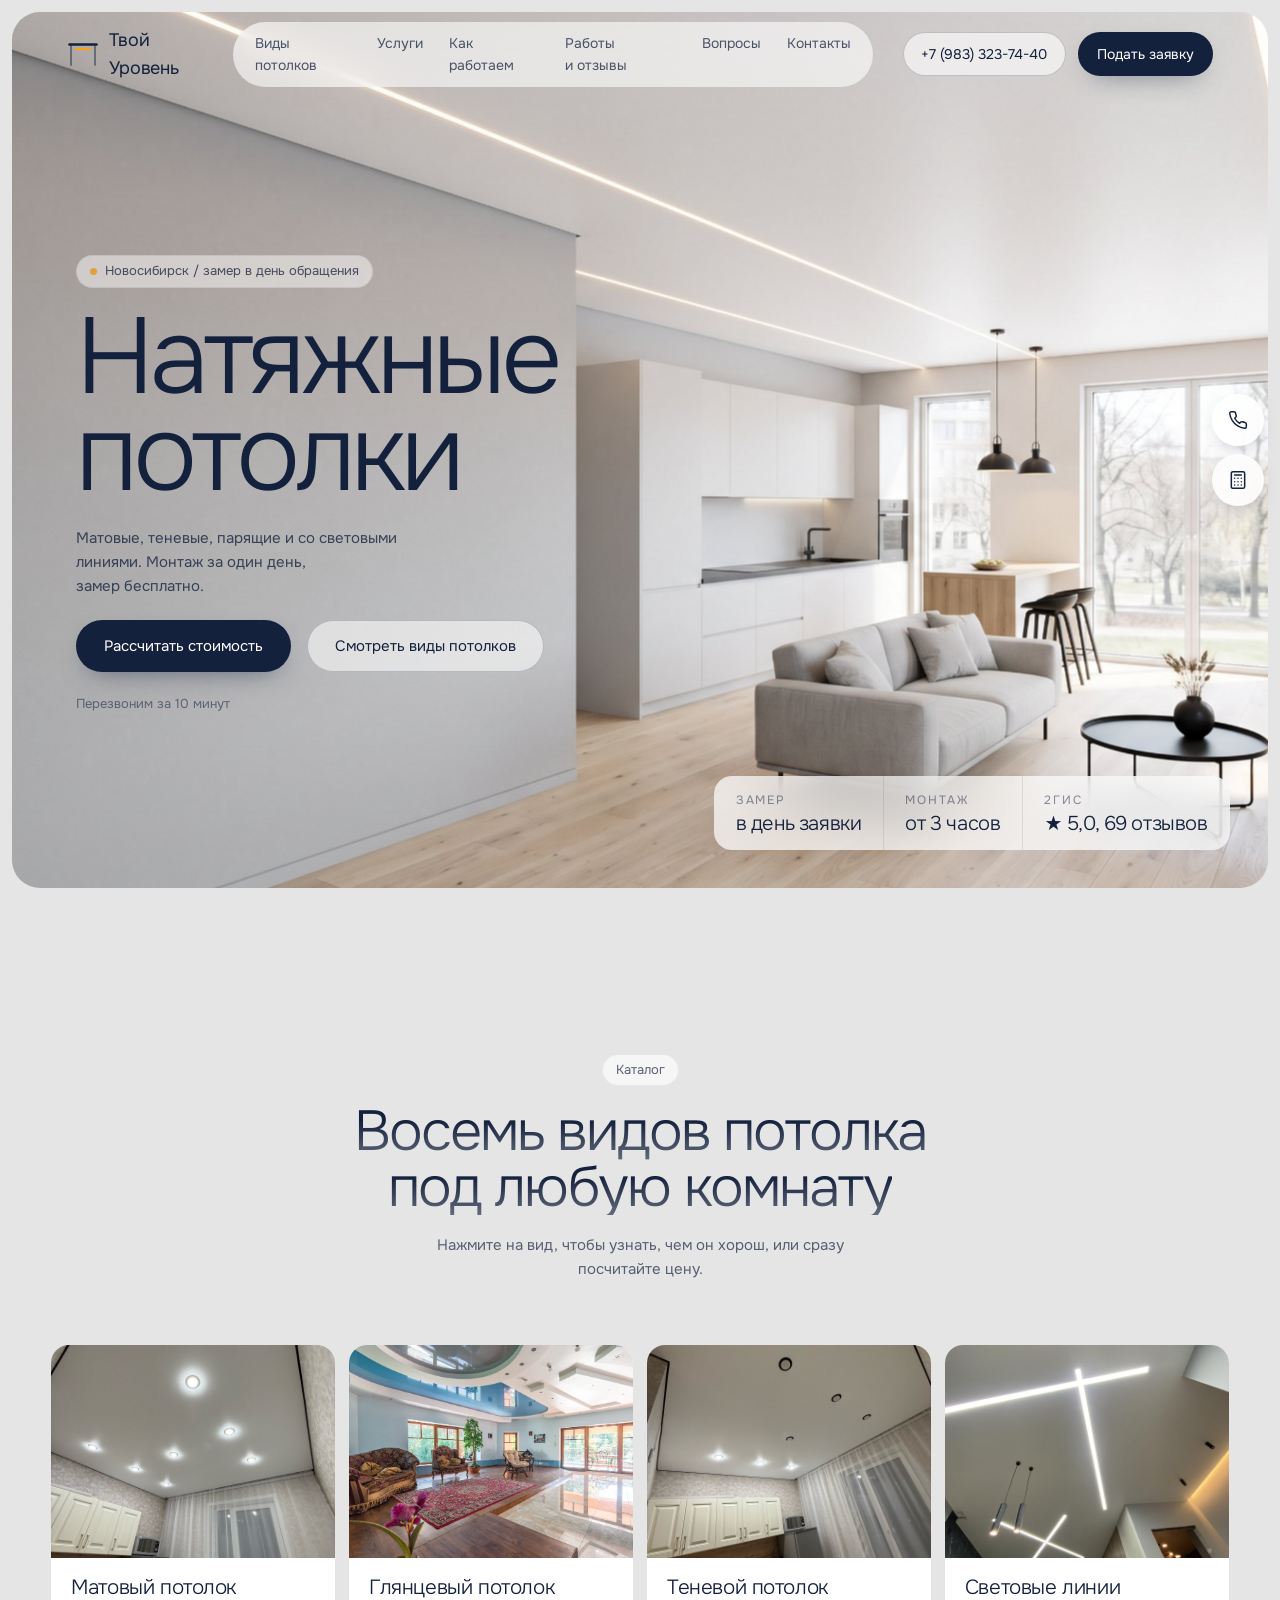
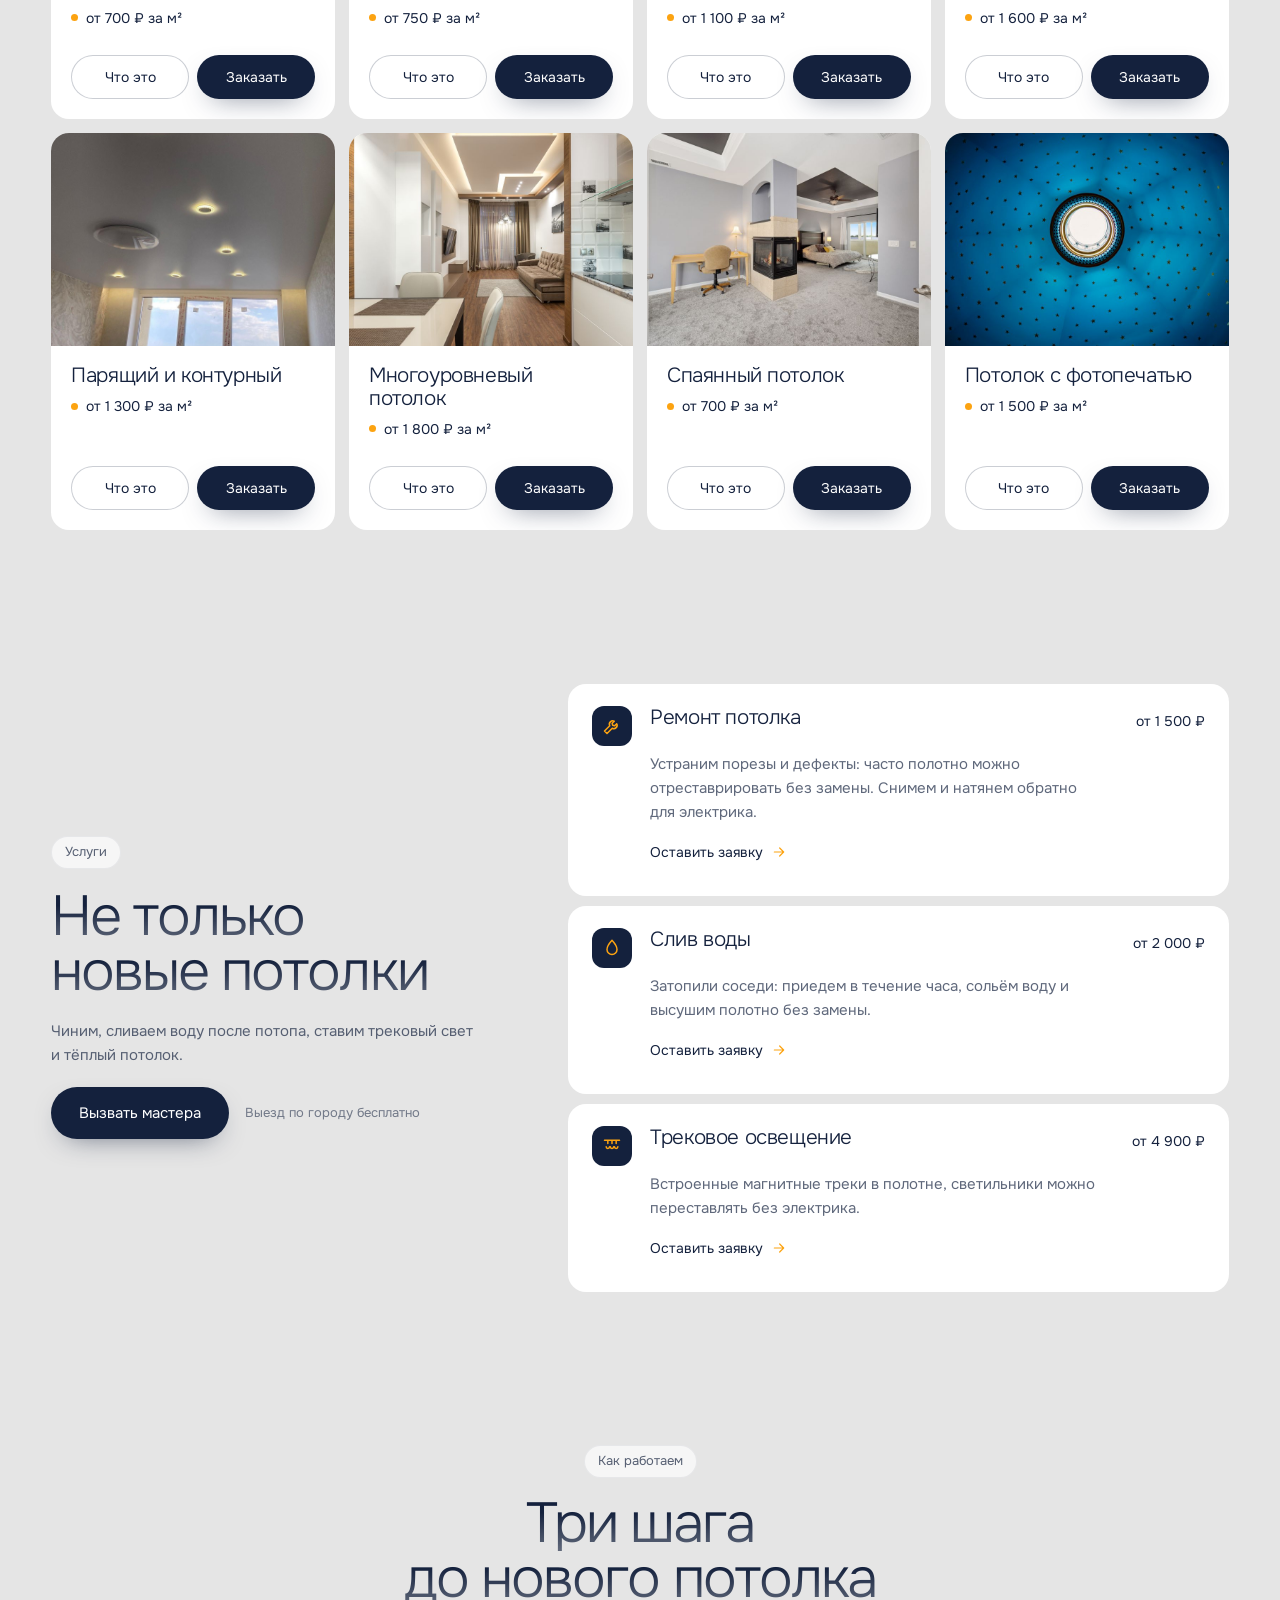
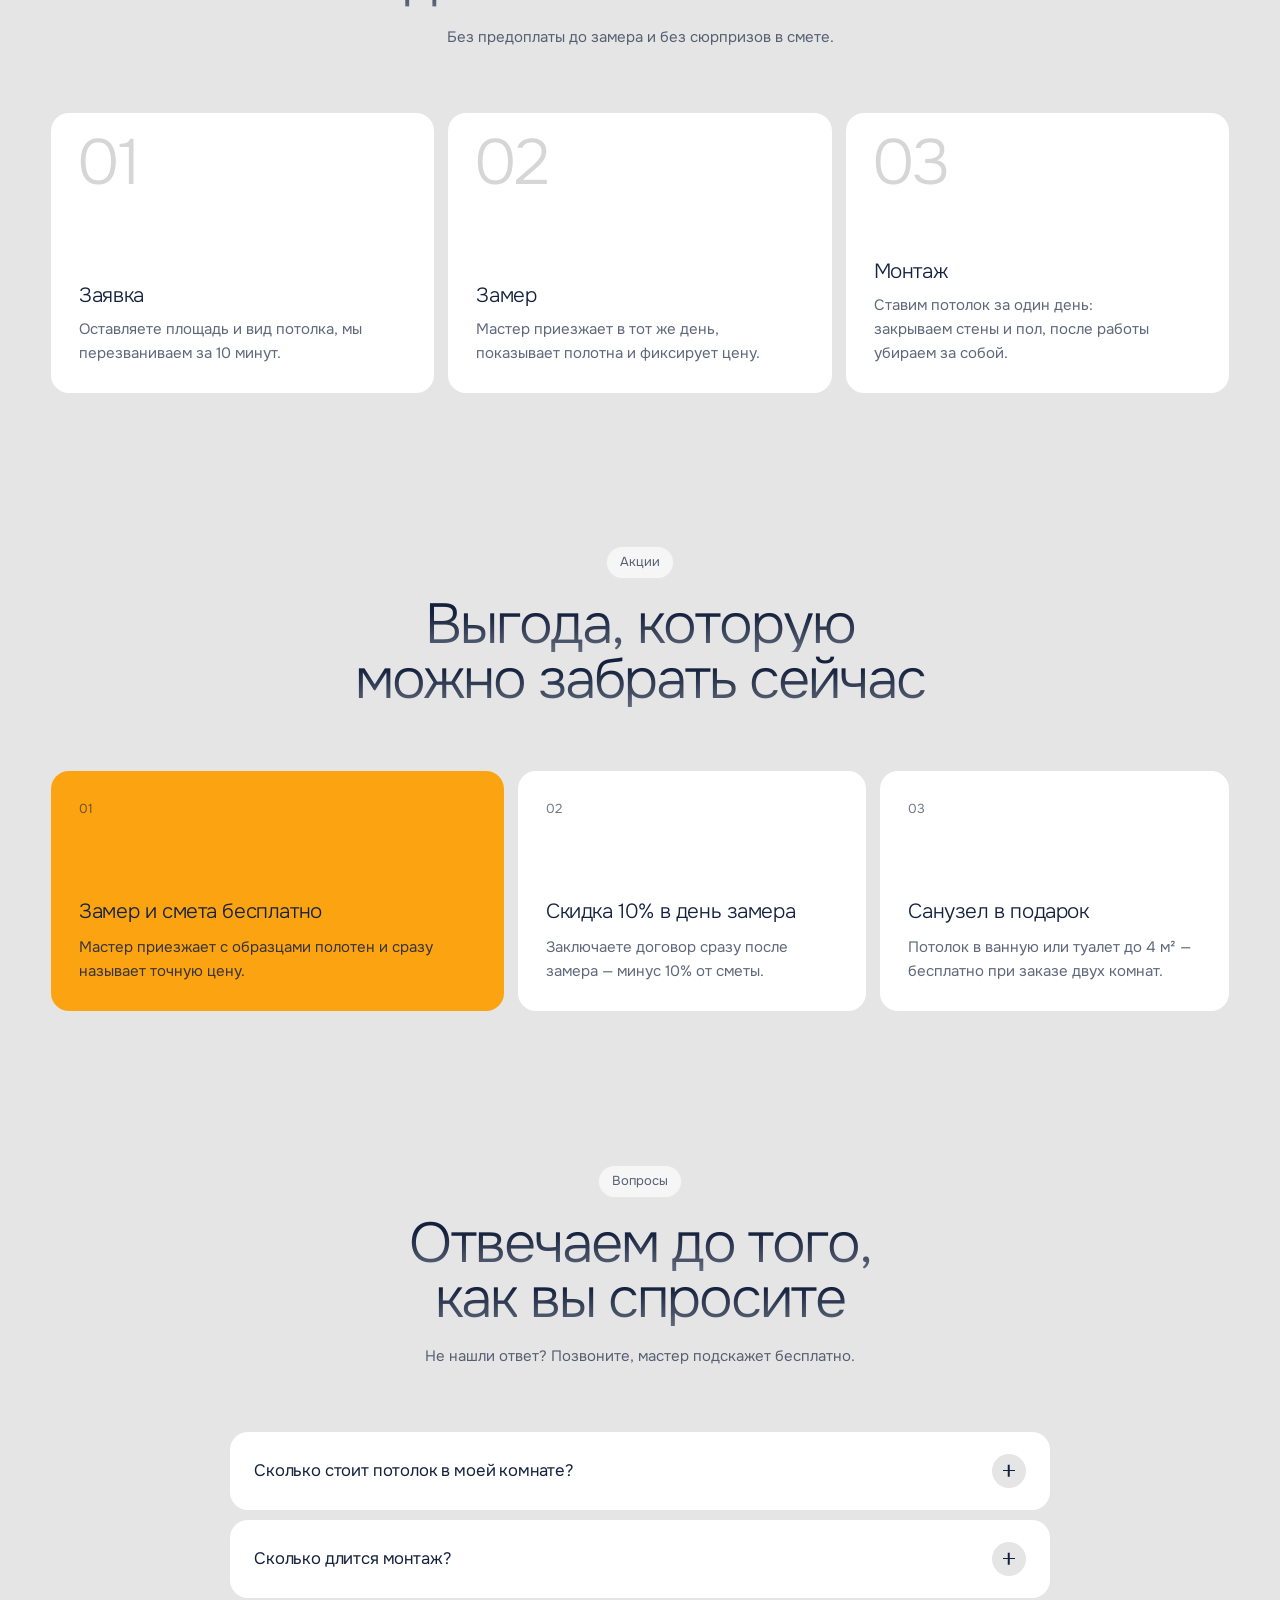
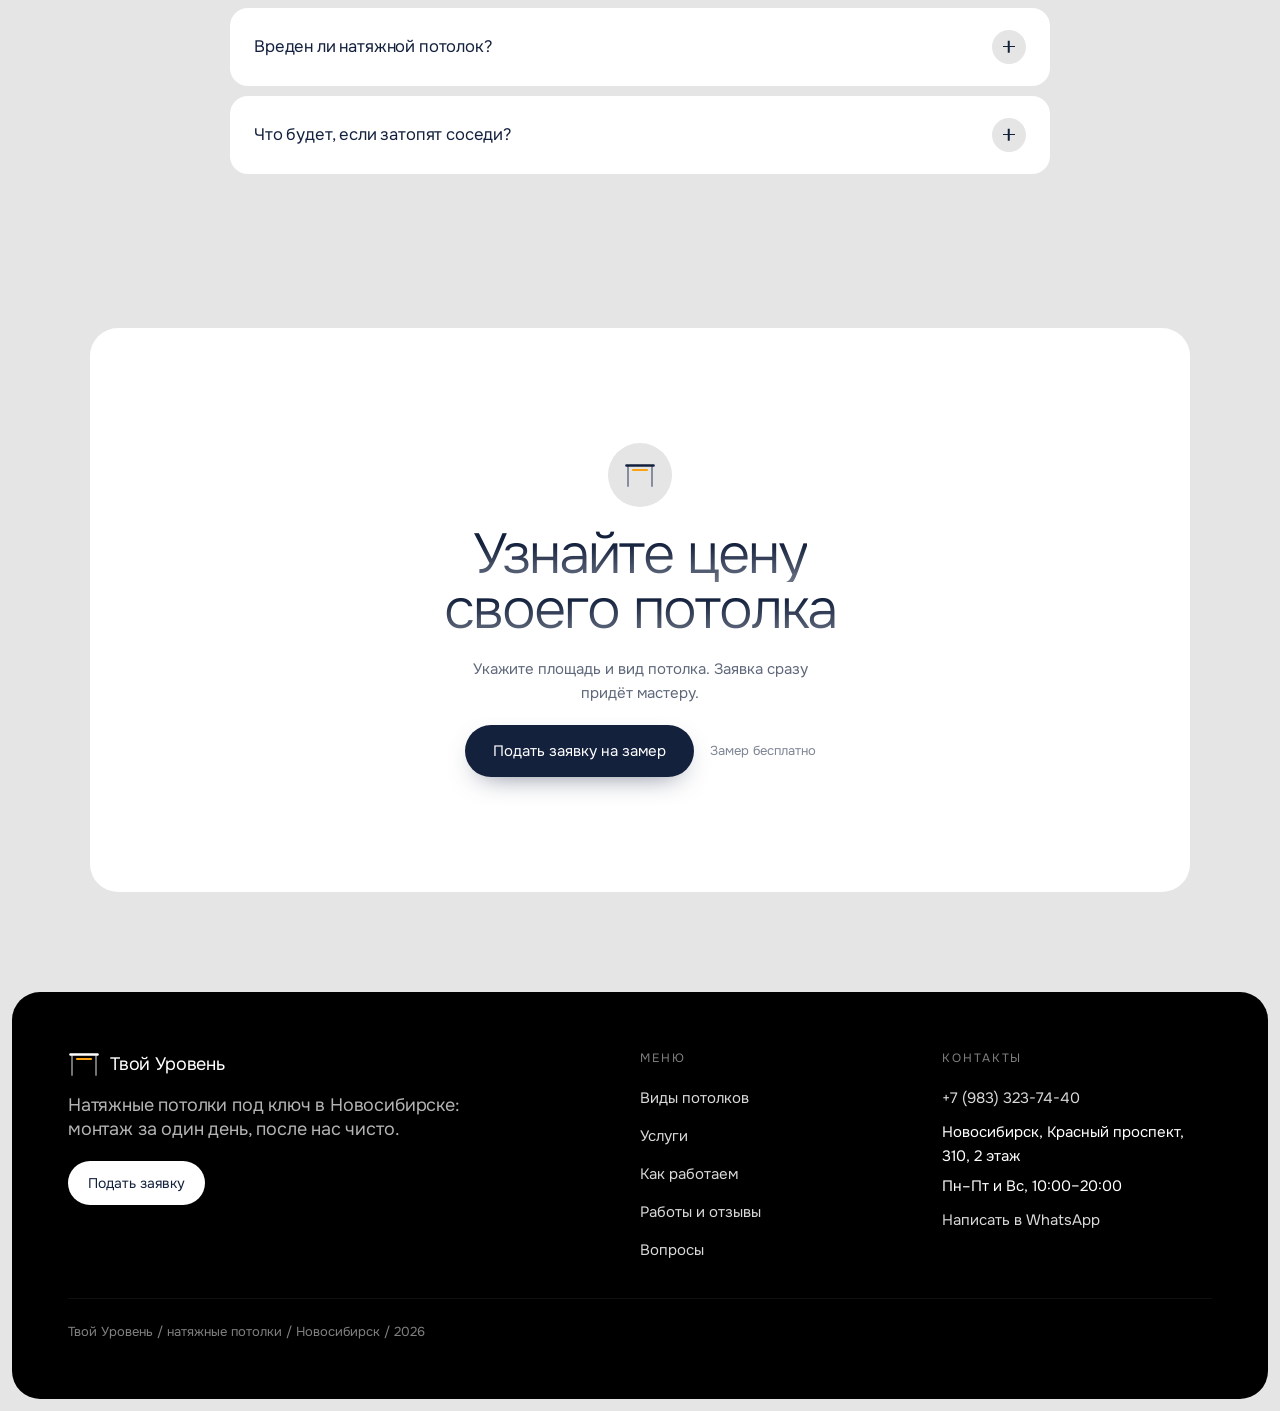
<file: index.html>
<!doctype html>
<html lang="ru">
<head>
  <meta charset="utf-8">
  <meta name="viewport" content="width=device-width, initial-scale=1">
  <title>Натяжные потолки</title>
  <meta name="description" content="Натяжные потолки с монтажом за один день. Бесплатный замер, расчёт стоимости онлайн.">
  <link rel="preconnect" href="https://fonts.googleapis.com">
  <link rel="preconnect" href="https://fonts.gstatic.com" crossorigin>
  <link href="https://fonts.googleapis.com/css2?family=Onest:wght@300;400&display=swap" rel="stylesheet">
  <link rel="stylesheet" href="styles.css?v=3">
  <script>document.documentElement.classList.add("js")</script>
</head>
<body>

<header class="top reveal is-in">
  <a class="logo rise" href="#" data-d="300"><span class="logo__mark"></span><span id="logo-name"></span></a>
  <nav class="nav rise" data-d="420">
    <a href="#catalog">Виды потолков</a>
    <a href="#services">Услуги</a>
    <a href="#process">Как работаем</a>
    <a href="works.html">Работы и&nbsp;отзывы</a>
    <a href="#faq">Вопросы</a>
    <a href="#contacts">Контакты</a>
  </nav>
  <a class="btn btn--ghost btn--sm top__phone rise" id="top-phone" data-d="480"><span class="btn__fill"></span><span class="btn__label" id="top-phone-label"></span></a>
  <button class="btn btn--solid btn--sm rise" data-order data-d="520"><span class="btn__fill"></span><span class="btn__label">Подать заявку</span></button>
  <button class="burger" aria-label="Меню"><span></span><span></span></button>
</header>

<section class="hero">
  <div class="hero__panel">
    <img class="hero__img" src="assets/hero.jpg" alt="Гостиная с матовым натяжным потолком и световой линией над кухней">
    <div class="hero__content">
      <p class="pill rise" data-d="800"><span class="pill__dot"></span><span id="hero-city"></span></p>
      <h1 class="split" data-d="900">Натяжные<br>потолки</h1>
      <p class="lead rise" data-d="1240">Матовые, теневые, парящие и&nbsp;со&nbsp;световыми линиями. Монтаж за&nbsp;один день, замер бесплатно.</p>
      <div class="cta rise" data-d="1360">
        <button class="btn btn--solid" data-order><span class="btn__fill"></span><span class="btn__label">Рассчитать стоимость</span></button>
        <a class="btn btn--ghost btn--glass" href="#catalog"><span class="btn__fill"></span><span class="btn__label">Смотреть виды потолков</span></a>
      </div>
      <span class="calm rise" data-d="1420">Перезвоним за&nbsp;10&nbsp;минут</span>
    </div>
    <div class="hero__facts rise" data-d="1500">
      <div><span class="label">Замер</span><b>в&nbsp;день заявки</b></div>
      <div><span class="label">Монтаж</span><b>от&nbsp;3&nbsp;часов</b></div>
      <div><span class="label">2ГИС</span><b>★&nbsp;5,0, 69 отзывов</b></div>
    </div>
  </div>
</section>

<section class="block reveal" id="catalog">
  <div class="head">
    <p class="pill rise">Каталог</p>
    <h2 class="split">Восемь видов потолка<br>под&nbsp;любую комнату</h2>
    <p class="rise">Нажмите на&nbsp;вид, чтобы узнать, чем он&nbsp;хорош, или сразу посчитайте цену.</p>
  </div>
  <div class="types" id="types"></div>
</section>

<section class="split-sec reveal" id="services">
  <div class="split-sec__text">
    <p class="pill rise">Услуги</p>
    <h2 class="split">Не&nbsp;только<br>новые потолки</h2>
    <p class="rise">Чиним, сливаем воду после потопа, ставим трековый свет и&nbsp;тёплый потолок.</p>
    <div class="cta rise">
      <button class="btn btn--solid" data-order="repair"><span class="btn__fill"></span><span class="btn__label">Вызвать мастера</span></button>
      <span class="calm">Выезд по&nbsp;городу бесплатно</span>
    </div>
  </div>
  <ul class="services" id="services-list"></ul>
</section>

<section class="block reveal" id="process">
  <div class="head">
    <p class="pill rise">Как работаем</p>
    <h2 class="split">Три шага<br>до&nbsp;нового потолка</h2>
    <p class="rise">Без предоплаты до&nbsp;замера и&nbsp;без сюрпризов в&nbsp;смете.</p>
  </div>
  <div class="steps">
    <article class="glass step rise"><span class="step__n">01</span><h3>Заявка</h3><p>Оставляете площадь и&nbsp;вид потолка, мы перезваниваем за&nbsp;10&nbsp;минут.</p></article>
    <article class="glass step rise"><span class="step__n">02</span><h3>Замер</h3><p>Мастер приезжает в&nbsp;тот же день, показывает полотна и&nbsp;фиксирует цену.</p></article>
    <article class="glass step rise"><span class="step__n">03</span><h3>Монтаж</h3><p>Ставим потолок за&nbsp;один день: закрываем стены и&nbsp;пол, после работы убираем за&nbsp;собой.</p></article>
  </div>
</section>

<section class="block reveal" id="promos">
  <div class="head">
    <p class="pill rise">Акции</p>
    <h2 class="split">Выгода, которую<br>можно забрать сейчас</h2>
  </div>
  <div class="promos" id="promos-list"></div>
</section>

<section class="block reveal" id="faq">
  <div class="head">
    <p class="pill rise">Вопросы</p>
    <h2 class="split">Отвечаем до&nbsp;того,<br>как вы спросите</h2>
    <p class="rise">Не&nbsp;нашли ответ? Позвоните, мастер подскажет бесплатно.</p>
  </div>
  <div class="faq" id="faq-list"></div>
</section>

<section class="final reveal" id="contacts">
  <div class="glass final__panel">
    <div class="final__orb rise"><span class="logo__mark"></span></div>
    <h2 class="split">Узнайте цену<br>своего потолка</h2>
    <p class="rise">Укажите площадь и&nbsp;вид потолка. Заявка сразу придёт мастеру.</p>
    <div class="cta rise">
      <button class="btn btn--solid" data-order><span class="btn__fill"></span><span class="btn__label">Подать заявку на&nbsp;замер</span></button>
      <span class="calm">Замер бесплатно</span>
    </div>
  </div>
</section>

<footer class="foot">
  <div class="foot__brand">
    <a class="logo" href="#"><span class="logo__mark"></span><span id="foot-name"></span></a>
    <p>Натяжные потолки под&nbsp;ключ в&nbsp;Новосибирске: монтаж за&nbsp;один день, после нас чисто.</p>
    <button class="btn btn--light btn--sm" data-order><span class="btn__fill"></span><span class="btn__label">Подать заявку</span></button>
  </div>
  <div class="foot__col">
    <span class="label">Меню</span>
    <a href="#catalog">Виды потолков</a>
    <a href="#services">Услуги</a>
    <a href="#process">Как работаем</a>
    <a href="works.html">Работы и&nbsp;отзывы</a>
    <a href="#faq">Вопросы</a>
  </div>
  <div class="foot__col" id="contacts-info"></div>
  <span class="foot__copy" id="foot-year"></span>
</footer>

<div class="dock">
  <a class="dock__btn" id="dock-call" aria-label="Позвонить">
    <svg viewBox="0 0 24 24"><path d="M22 16.9v3a2 2 0 0 1-2.2 2 19.8 19.8 0 0 1-8.6-3.1 19.5 19.5 0 0 1-6-6A19.8 19.8 0 0 1 2.1 4.2 2 2 0 0 1 4.1 2h3a2 2 0 0 1 2 1.7c.1 1 .4 1.9.7 2.8a2 2 0 0 1-.5 2.1L8 9.9a16 16 0 0 0 6 6l1.3-1.3a2 2 0 0 1 2.1-.4c.9.3 1.8.6 2.8.7a2 2 0 0 1 1.7 2z"/></svg>
  </a>
  <button class="dock__btn" data-order aria-label="Рассчитать стоимость">
    <svg viewBox="0 0 24 24"><rect x="4" y="2" width="16" height="20" rx="2"/><path d="M8 6h8M8 10h.01M12 10h.01M16 10h.01M8 14h.01M12 14h.01M16 14h.01M8 18h.01M12 18h.01M16 18h.01"/></svg>
  </button>
</div>

<div class="modal" id="modal" aria-hidden="true">
  <div class="modal__backdrop" data-close></div>
  <form class="calc" id="order" novalidate>
    <button type="button" class="calc__x" data-close aria-label="Закрыть">
      <svg viewBox="0 0 24 24"><path d="M18 6 6 18M6 6l12 12"/></svg>
    </button>

    <div class="calc__params">
      <p class="pill">Калькулятор</p>
      <h3 class="calc__title">Рассчитаем ваш потолок</h3>

      <div class="field">
        <span class="field__name">Площадь потолка</span>
        <div class="area glass">
          <button type="button" class="step-btn" data-step="-1" aria-label="Меньше">
            <svg viewBox="0 0 24 24"><path d="M5 12h14"/></svg>
          </button>
          <label class="area__num"><input type="number" id="area" name="area" min="1" max="1000" value="18" inputmode="decimal" aria-label="Площадь, м²"><span>м²</span></label>
          <button type="button" class="step-btn" data-step="1" aria-label="Больше">
            <svg viewBox="0 0 24 24"><path d="M12 5v14M5 12h14"/></svg>
          </button>
        </div>
        <input type="range" id="area-range" min="1" max="150" value="18" aria-label="Площадь, ползунок">
      </div>

      <div class="field">
        <span class="field__name">Вид потолка</span>
        <div class="tiles" id="type-tiles"></div>
        <span class="field__name">Или нужна услуга</span>
        <div class="chips" id="chips"></div>
        <span class="field__err" id="err-type">Выберите вариант</span>
      </div>

      <div class="calc__mini">
        <b id="mini-sum">0&nbsp;₽</b>
        <button type="button" class="btn btn--solid btn--sm" data-to-form><span class="btn__fill"></span><span class="btn__label">Оставить телефон</span></button>
      </div>
    </div>

    <div class="calc__bill">
      <div class="bill__glow" aria-hidden="true"></div>
      <div class="calc__form">
        <span class="label">Предварительная стоимость</span>
        <b class="bill__sum" id="sum">0&nbsp;₽</b>
        <ul class="bill__rows" id="bill"></ul>

        <label class="field">
          <span class="field__name">Имя</span>
          <input type="text" name="name" autocomplete="name" placeholder="Как к вам обращаться">
        </label>
        <label class="field">
          <span class="field__name">Телефон</span>
          <input type="tel" name="phone" id="phone" autocomplete="tel" placeholder="+7 (___) ___-__-__" required>
          <span class="field__err" id="err-phone">Проверьте номер</span>
        </label>
        <label class="field">
          <span class="field__name">Комментарий к&nbsp;заказу</span>
          <textarea name="comment" rows="2" placeholder="Сколько комнат, удобное время для замера"></textarea>
        </label>
        <label class="agree">
          <input type="checkbox" name="agree" id="agree" checked>
          <span>Согласен на&nbsp;обработку персональных данных</span>
        </label>
        <button type="submit" class="btn btn--solid btn--wide" id="send"><span class="btn__fill"></span><span class="btn__label">Отправить заявку мастеру</span></button>
        <span class="calm">Перезвоним за&nbsp;10&nbsp;минут, замер бесплатно</span>
        <p class="calc__fail" id="fail"></p>
      </div>

      <div class="calc__done">
        <div class="done__ring"></div>
        <h3 class="calc__title">Заявка у&nbsp;мастера</h3>
        <p>Перезвоним в&nbsp;течение 10&nbsp;минут и&nbsp;договоримся о&nbsp;замере.</p>
        <button type="button" class="btn btn--ghost" data-close><span class="btn__fill"></span><span class="btn__label">Вернуться на&nbsp;сайт</span></button>
      </div>
    </div>
  </form>
</div>

<script src="data.js?v=3"></script>
<script src="script.js?v=3"></script>
</body>
</html>
</file>
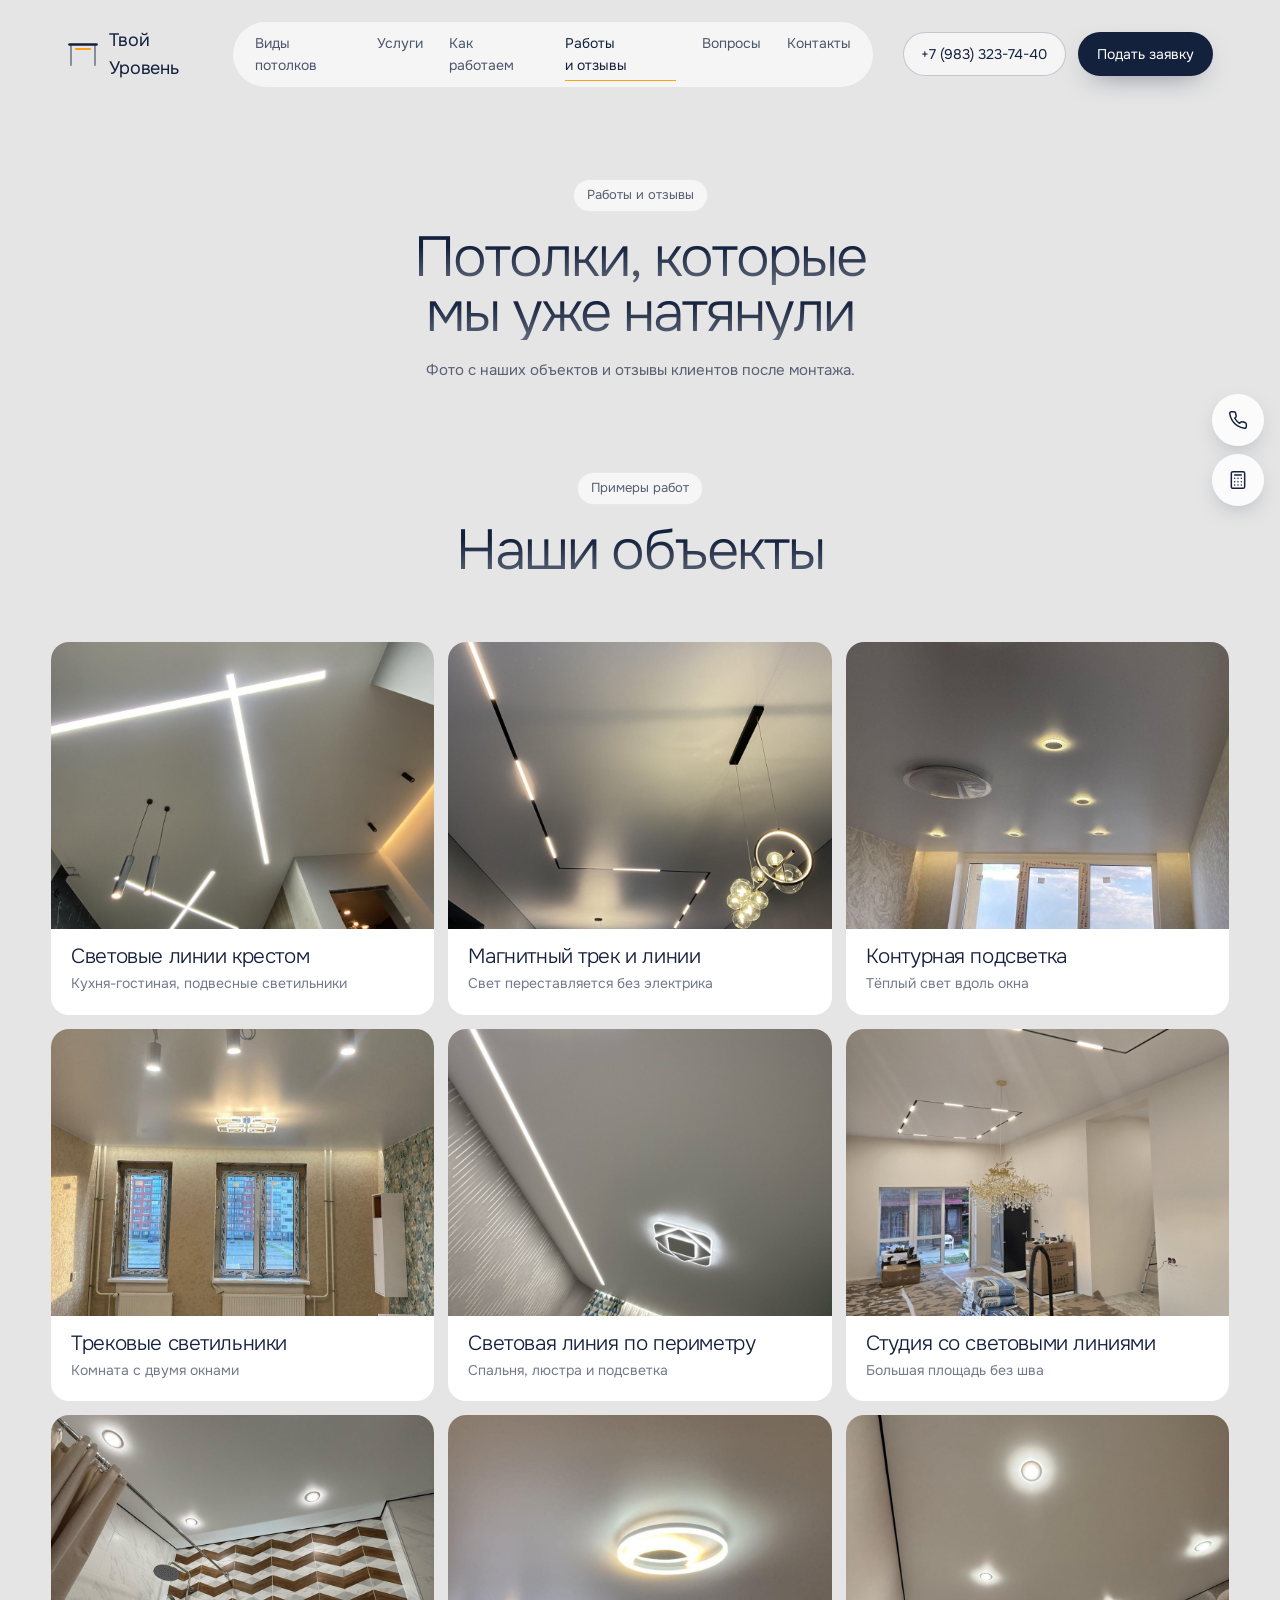
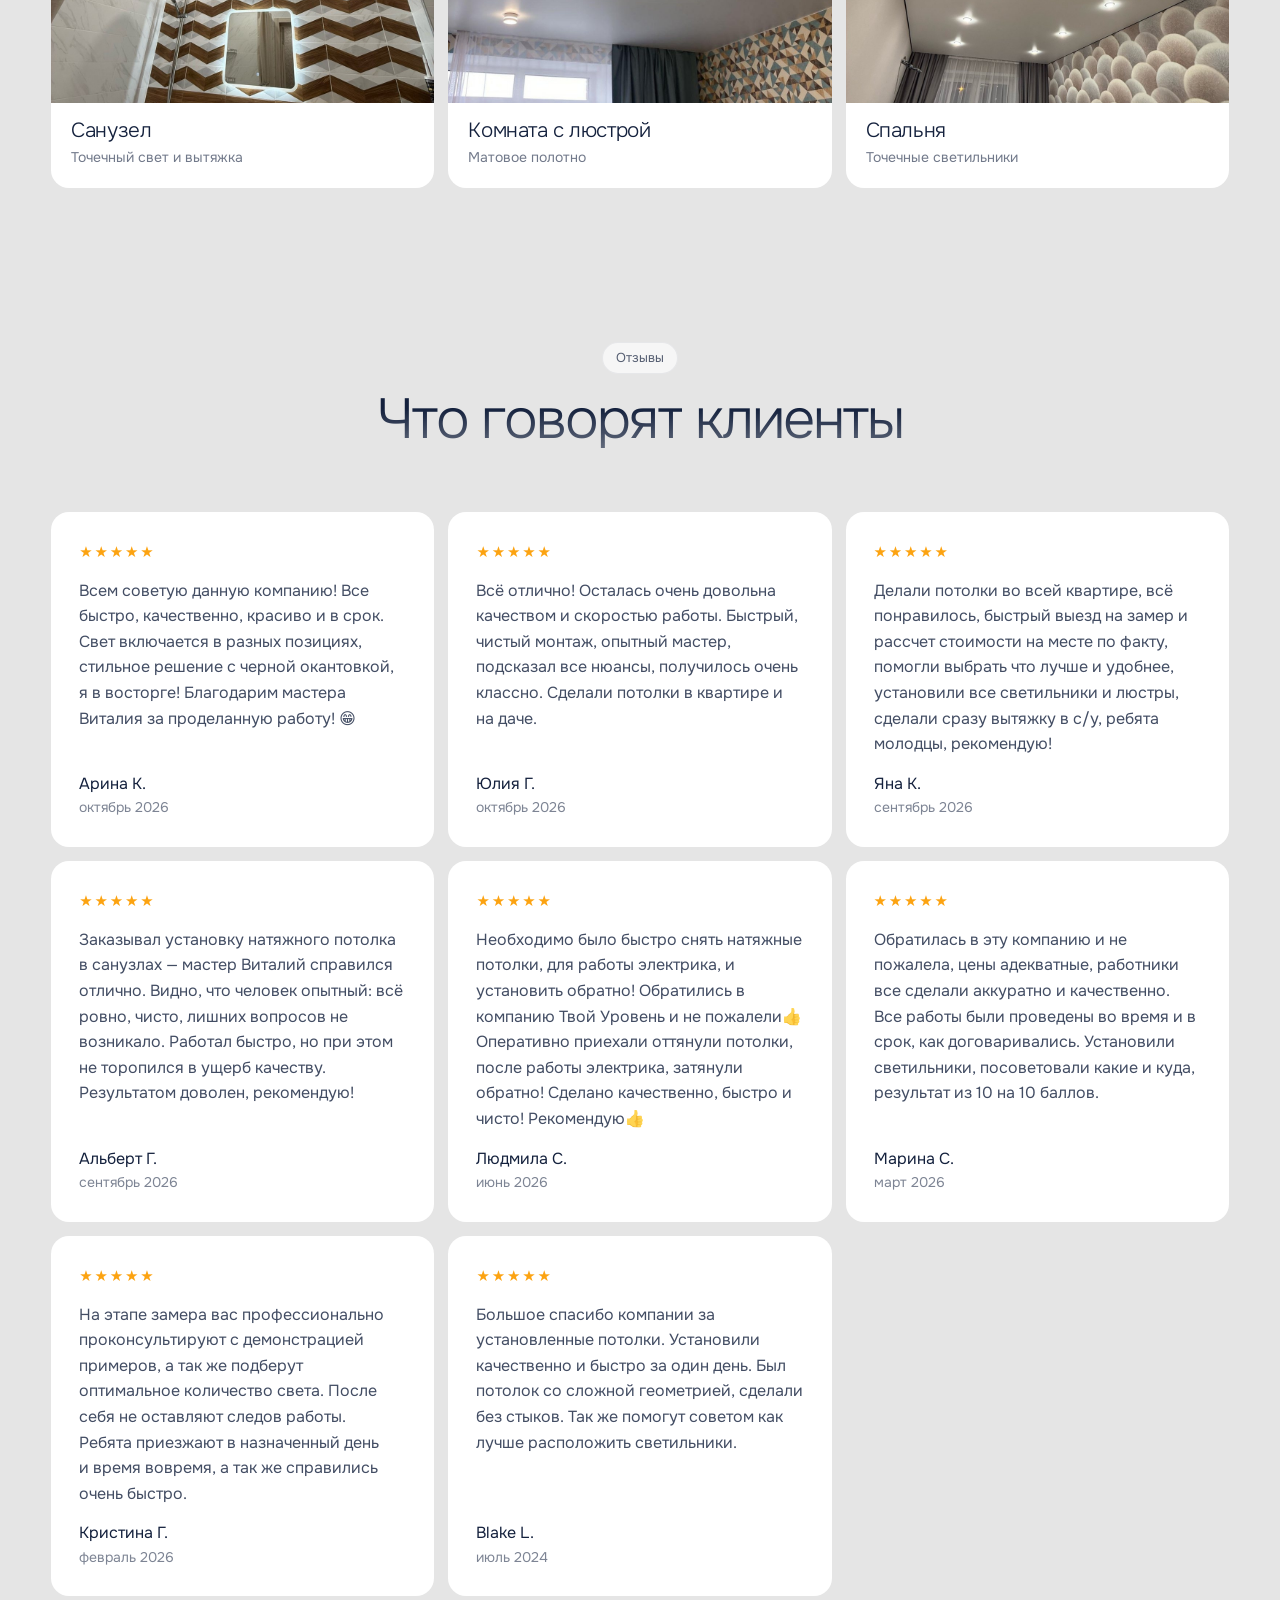
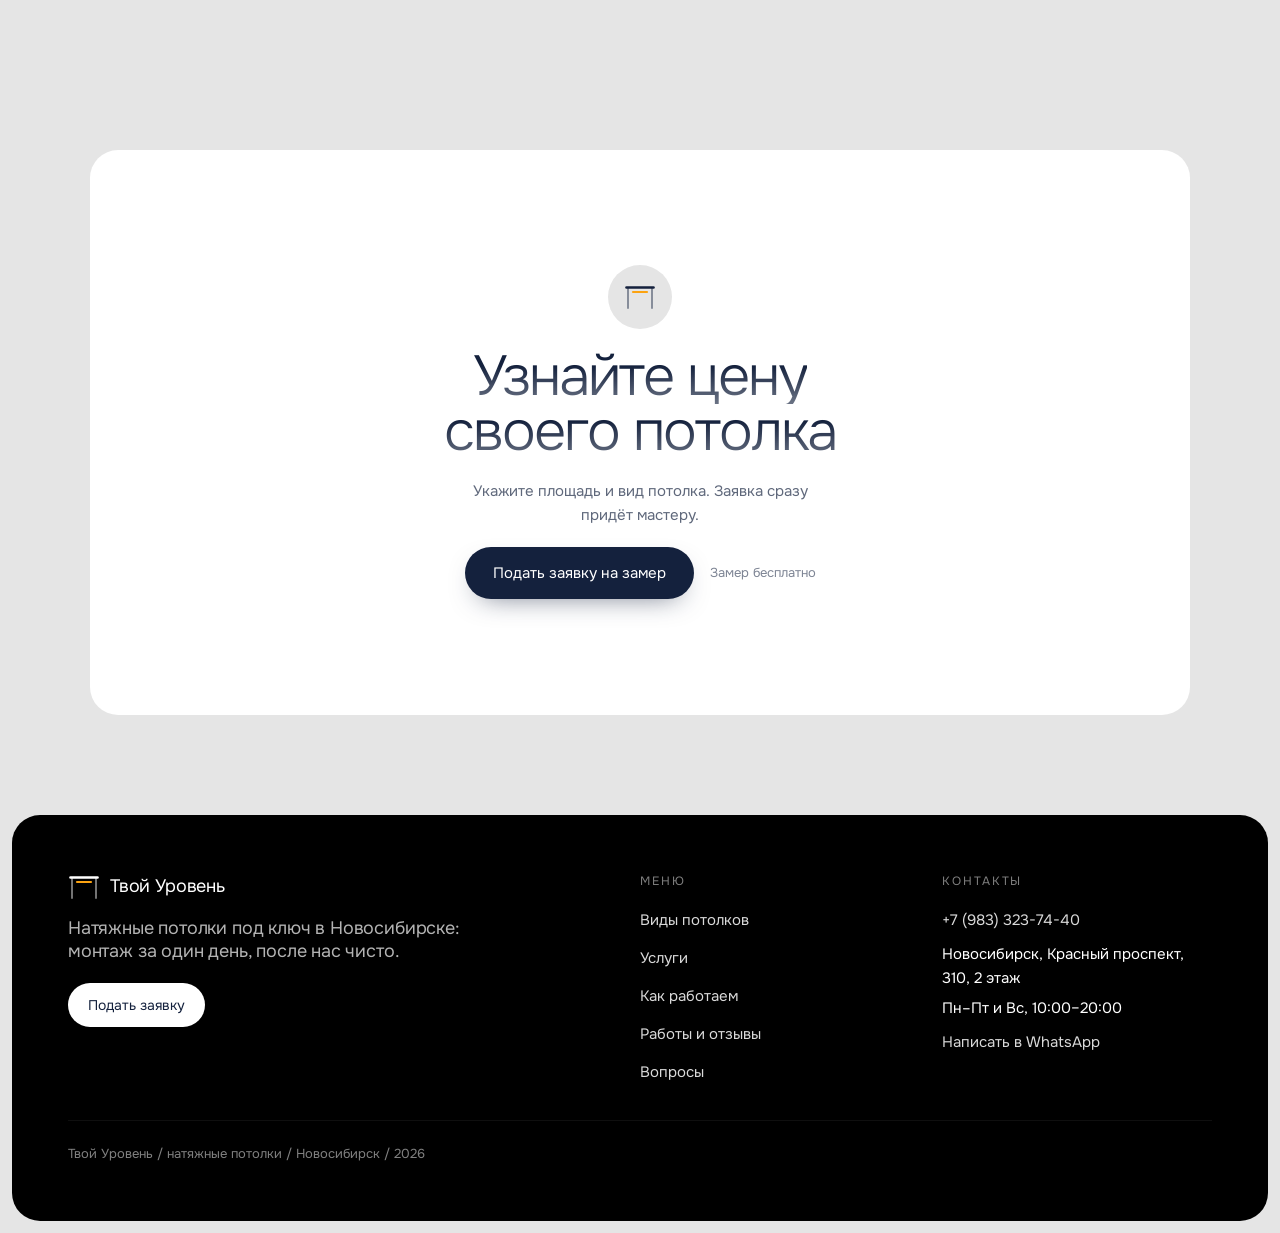
<file: works.html>
<!doctype html>
<html lang="ru">
<head>
  <meta charset="utf-8">
  <meta name="viewport" content="width=device-width, initial-scale=1">
  <title>Работы и отзывы</title>
  <meta name="description" content="Фото наших натяжных потолков и отзывы клиентов.">
  <link rel="preconnect" href="https://fonts.googleapis.com">
  <link rel="preconnect" href="https://fonts.gstatic.com" crossorigin>
  <link href="https://fonts.googleapis.com/css2?family=Onest:wght@300;400&display=swap" rel="stylesheet">
  <link rel="stylesheet" href="styles.css?v=3">
  <script>document.documentElement.classList.add("js")</script>
</head>
<body>

<header class="top reveal is-in">
  <a class="logo rise" href="index.html" data-d="300"><span class="logo__mark"></span><span id="logo-name"></span></a>
  <nav class="nav rise" data-d="420">
    <a href="index.html#catalog">Виды потолков</a>
    <a href="index.html#services">Услуги</a>
    <a href="index.html#process">Как работаем</a>
    <a href="works.html" aria-current="page">Работы и&nbsp;отзывы</a>
    <a href="index.html#faq">Вопросы</a>
    <a href="index.html#contacts">Контакты</a>
  </nav>
  <a class="btn btn--ghost btn--sm top__phone rise" id="top-phone" data-d="480"><span class="btn__fill"></span><span class="btn__label" id="top-phone-label"></span></a>
  <button class="btn btn--solid btn--sm rise" data-order data-d="520"><span class="btn__fill"></span><span class="btn__label">Подать заявку</span></button>
  <button class="burger" aria-label="Меню"><span></span><span></span></button>
</header>

<section class="block page-head reveal">
  <div class="head">
    <p class="pill rise">Работы и&nbsp;отзывы</p>
    <h2 class="split">Потолки, которые<br>мы уже натянули</h2>
    <p class="rise">Фото с&nbsp;наших объектов и&nbsp;отзывы клиентов после монтажа.</p>
  </div>
</section>

<section class="block reveal" id="works">
  <div class="head">
    <p class="pill rise">Примеры работ</p>
    <h2 class="split">Наши объекты</h2>
  </div>
  <div class="works" id="works-list"></div>
</section>

<section class="block reveal" id="reviews">
  <div class="head">
    <p class="pill rise">Отзывы</p>
    <h2 class="split">Что говорят клиенты</h2>
  </div>
  <div class="reviews" id="reviews-list"></div>
</section>

<section class="final reveal" id="contacts">
  <div class="glass final__panel">
    <div class="final__orb rise"><span class="logo__mark"></span></div>
    <h2 class="split">Узнайте цену<br>своего потолка</h2>
    <p class="rise">Укажите площадь и&nbsp;вид потолка. Заявка сразу придёт мастеру.</p>
    <div class="cta rise">
      <button class="btn btn--solid" data-order><span class="btn__fill"></span><span class="btn__label">Подать заявку на&nbsp;замер</span></button>
      <span class="calm">Замер бесплатно</span>
    </div>
  </div>
</section>

<footer class="foot">
  <div class="foot__brand">
    <a class="logo" href="index.html"><span class="logo__mark"></span><span id="foot-name"></span></a>
    <p>Натяжные потолки под&nbsp;ключ в&nbsp;Новосибирске: монтаж за&nbsp;один день, после нас чисто.</p>
    <button class="btn btn--light btn--sm" data-order><span class="btn__fill"></span><span class="btn__label">Подать заявку</span></button>
  </div>
  <div class="foot__col">
    <span class="label">Меню</span>
    <a href="index.html#catalog">Виды потолков</a>
    <a href="index.html#services">Услуги</a>
    <a href="index.html#process">Как работаем</a>
    <a href="works.html" aria-current="page">Работы и&nbsp;отзывы</a>
    <a href="index.html#faq">Вопросы</a>
  </div>
  <div class="foot__col" id="contacts-info"></div>
  <span class="foot__copy" id="foot-year"></span>
</footer>

<div class="dock">
  <a class="dock__btn" id="dock-call" aria-label="Позвонить">
    <svg viewBox="0 0 24 24"><path d="M22 16.9v3a2 2 0 0 1-2.2 2 19.8 19.8 0 0 1-8.6-3.1 19.5 19.5 0 0 1-6-6A19.8 19.8 0 0 1 2.1 4.2 2 2 0 0 1 4.1 2h3a2 2 0 0 1 2 1.7c.1 1 .4 1.9.7 2.8a2 2 0 0 1-.5 2.1L8 9.9a16 16 0 0 0 6 6l1.3-1.3a2 2 0 0 1 2.1-.4c.9.3 1.8.6 2.8.7a2 2 0 0 1 1.7 2z"/></svg>
  </a>
  <button class="dock__btn" data-order aria-label="Рассчитать стоимость">
    <svg viewBox="0 0 24 24"><rect x="4" y="2" width="16" height="20" rx="2"/><path d="M8 6h8M8 10h.01M12 10h.01M16 10h.01M8 14h.01M12 14h.01M16 14h.01M8 18h.01M12 18h.01M16 18h.01"/></svg>
  </button>
</div>

<div class="modal" id="modal" aria-hidden="true">
  <div class="modal__backdrop" data-close></div>
  <form class="calc" id="order" novalidate>
    <button type="button" class="calc__x" data-close aria-label="Закрыть">
      <svg viewBox="0 0 24 24"><path d="M18 6 6 18M6 6l12 12"/></svg>
    </button>

    <div class="calc__params">
      <p class="pill">Калькулятор</p>
      <h3 class="calc__title">Рассчитаем ваш потолок</h3>

      <div class="field">
        <span class="field__name">Площадь потолка</span>
        <div class="area glass">
          <button type="button" class="step-btn" data-step="-1" aria-label="Меньше">
            <svg viewBox="0 0 24 24"><path d="M5 12h14"/></svg>
          </button>
          <label class="area__num"><input type="number" id="area" name="area" min="1" max="1000" value="18" inputmode="decimal" aria-label="Площадь, м²"><span>м²</span></label>
          <button type="button" class="step-btn" data-step="1" aria-label="Больше">
            <svg viewBox="0 0 24 24"><path d="M12 5v14M5 12h14"/></svg>
          </button>
        </div>
        <input type="range" id="area-range" min="1" max="150" value="18" aria-label="Площадь, ползунок">
      </div>

      <div class="field">
        <span class="field__name">Вид потолка</span>
        <div class="tiles" id="type-tiles"></div>
        <span class="field__name">Или нужна услуга</span>
        <div class="chips" id="chips"></div>
        <span class="field__err" id="err-type">Выберите вариант</span>
      </div>

      <div class="calc__mini">
        <b id="mini-sum">0&nbsp;₽</b>
        <button type="button" class="btn btn--solid btn--sm" data-to-form><span class="btn__fill"></span><span class="btn__label">Оставить телефон</span></button>
      </div>
    </div>

    <div class="calc__bill">
      <div class="bill__glow" aria-hidden="true"></div>
      <div class="calc__form">
        <span class="label">Предварительная стоимость</span>
        <b class="bill__sum" id="sum">0&nbsp;₽</b>
        <ul class="bill__rows" id="bill"></ul>

        <label class="field">
          <span class="field__name">Имя</span>
          <input type="text" name="name" autocomplete="name" placeholder="Как к вам обращаться">
        </label>
        <label class="field">
          <span class="field__name">Телефон</span>
          <input type="tel" name="phone" id="phone" autocomplete="tel" placeholder="+7 (___) ___-__-__" required>
          <span class="field__err" id="err-phone">Проверьте номер</span>
        </label>
        <label class="field">
          <span class="field__name">Комментарий к&nbsp;заказу</span>
          <textarea name="comment" rows="2" placeholder="Сколько комнат, удобное время для замера"></textarea>
        </label>
        <label class="agree">
          <input type="checkbox" name="agree" id="agree" checked>
          <span>Согласен на&nbsp;обработку персональных данных</span>
        </label>
        <button type="submit" class="btn btn--solid btn--wide" id="send"><span class="btn__fill"></span><span class="btn__label">Отправить заявку мастеру</span></button>
        <span class="calm">Перезвоним за&nbsp;10&nbsp;минут, замер бесплатно</span>
        <p class="calc__fail" id="fail"></p>
      </div>

      <div class="calc__done">
        <div class="done__ring"></div>
        <h3 class="calc__title">Заявка у&nbsp;мастера</h3>
        <p>Перезвоним в&nbsp;течение 10&nbsp;минут и&nbsp;договоримся о&nbsp;замере.</p>
        <button type="button" class="btn btn--ghost" data-close><span class="btn__fill"></span><span class="btn__label">Вернуться на&nbsp;сайт</span></button>
      </div>
    </div>
  </form>
</div>

<script src="data.js?v=3"></script>
<script src="script.js?v=3"></script>
</body>
</html>
</file>
<file: styles.css>
/* Токены: Onest 300/400, палитра Black and Gold Elegance (белый, серый E5, золото FCA311, тёмно-синий 14213D, чёрный), одна кривая, радиусы 0/18/28/999 */
:root {
  --bg: #e5e5e5;
  --ink: #14213d;
  --black: #000000;
  --accent: #fca311;
  --card: #ffffff;
  --soft: #d6d6d6;
  --line: rgba(20, 33, 61, 0.1);
  --ease: cubic-bezier(.22, 1, .36, 1);
  --pad: clamp(16px, 4vw, 64px);
  --r: 18px;
}

* { box-sizing: border-box; margin: 0; padding: 0; }
html { scroll-behavior: smooth; -webkit-text-size-adjust: 100%; }
body {
  background: var(--bg);
  color: var(--ink);
  font-family: "Onest", system-ui, sans-serif;
  font-weight: 400;
  font-size: clamp(15px, 1.05vw, 17px);
  line-height: 1.6;
  overflow-x: hidden;
}
a { color: inherit; text-decoration: none; }
button, input, textarea, output { font: inherit; color: inherit; }
button { background: none; border: 0; cursor: pointer; }
svg { width: 20px; height: 20px; fill: none; stroke: currentColor; stroke-width: 1.8; stroke-linecap: round; stroke-linejoin: round; }
img { display: block; max-width: 100%; }

/* Заголовки как в Redsun: тонкий гротеск, мягкий градиент сверху вниз */
h1, h2, h3 { font-weight: 300; text-wrap: balance; hyphens: none; }
h1 { font-size: clamp(3rem, 8.4vw, 8.6rem); line-height: 0.9; letter-spacing: -0.045em; }
h2 { font-size: clamp(2.1rem, 4.4vw, 4.2rem); line-height: 0.98; letter-spacing: -0.035em; }
h3 { font-size: clamp(19px, 1.6vw, 24px); line-height: 1.12; letter-spacing: -0.02em; }
h2 .w { background: linear-gradient(180deg, #14213d 30%, rgba(20, 33, 61, .55) 115%); -webkit-background-clip: text; background-clip: text; color: transparent; }
.foot h2 .w { color: inherit; }
p { max-width: 56ch; text-wrap: pretty; opacity: 0.68; }
.label { font-size: 12px; line-height: 1.8; letter-spacing: 0.16em; text-transform: uppercase; opacity: 0.5; }

/* Метка-таблетка над заголовком */
.pill {
  display: inline-flex; align-items: center; gap: 8px; align-self: center; max-width: none;
  padding: 6px 14px; border-radius: 999px; font-size: 13px; background: var(--card); box-shadow: inset 0 0 0 1px var(--line);
}
.pill__dot { width: 7px; height: 7px; border-radius: 50%; background: var(--accent); }

/* Появление: лесенка с размытием */
.js .rise { opacity: 0; transform: translateY(28px); filter: blur(14px); }
.js .is-in .rise {
  opacity: 1; transform: none; filter: blur(0);
  transition: opacity 900ms var(--ease) var(--d, 0ms), transform 900ms var(--ease) var(--d, 0ms), filter 900ms var(--ease) var(--d, 0ms);
}
.js .is-in p.rise { opacity: 0.68; }
.js .is-in .calm.rise { opacity: 0.55; }
/* Заголовки проявляются по словам */
.w { display: inline-block; }
.js .split .w { opacity: 0; transform: translateY(0.35em); filter: blur(12px); }
.js .is-in .split .w {
  opacity: 1; transform: none; filter: blur(0);
  transition: opacity 1000ms var(--ease) var(--d, 0ms), transform 1000ms var(--ease) var(--d, 0ms), filter 1000ms var(--ease) var(--d, 0ms);
}

/* Кнопки: графитовая таблетка и прозрачная с тонкой рамкой */
.btn {
  position: relative; overflow: hidden; display: inline-flex; align-items: center; justify-content: center;
  min-height: 52px; padding: 0 28px; border-radius: 999px; white-space: nowrap; font-size: 15px;
  transition: transform 620ms var(--ease), box-shadow 620ms var(--ease);
}
.btn__fill { position: absolute; inset: 0; transform: scaleX(0); transform-origin: left; transition: transform 500ms var(--ease); }
.btn__label { position: relative; z-index: 2; transition: color 320ms var(--ease); }
.btn:hover { transform: translateY(-2px); }
.btn:hover .btn__fill { transform: scaleX(1); }
.btn--solid { background: var(--ink); color: #fff; box-shadow: 0 10px 28px -14px rgba(20, 33, 61, .7); }
.btn--solid .btn__fill { background: var(--accent); }
.btn--solid:hover { box-shadow: 0 16px 36px -14px rgba(252, 163, 17, .8); }
.btn--ghost { box-shadow: inset 0 0 0 1px rgba(20, 33, 61, 0.22); }
.btn--ghost .btn__fill { background: var(--ink); }
.btn--ghost:hover .btn__label { color: #fff; }
.btn--solid:hover .btn__label, .btn--light:hover .btn__label { color: var(--ink); }
.btn--glass { background: rgba(255, 255, 255, .55); -webkit-backdrop-filter: blur(14px); backdrop-filter: blur(14px); }
.btn--light { background: #fff; color: var(--ink); }
.btn--light .btn__fill { background: var(--accent); }
.btn--sm { min-height: 44px; padding: 0 20px; font-size: 14px; }
.btn--wide { width: 100%; }
.calm { font-size: 13px; opacity: 0.55; }
.cta { display: flex; flex-wrap: wrap; align-items: center; gap: 12px 16px; }

/* Белая карточка; под курсором мягкий блик, как свет от потолка */
.glass {
  position: relative; isolation: isolate; border-radius: var(--r); overflow: hidden; background: var(--card);
  --mx: 50%; --my: 0%;
}
.glass::before {
  content: ""; position: absolute; inset: 0; z-index: -1; pointer-events: none; opacity: 0;
  background: radial-gradient(380px circle at var(--mx) var(--my), rgba(252, 163, 17, .08), transparent 65%);
  transition: opacity 600ms var(--ease);
}
@media (hover: hover) { .glass:hover::before { opacity: 1; } }

/* Логотип: комната в разрезе со световой линией */
.logo { display: flex; align-items: center; gap: 10px; font-size: 18px; letter-spacing: -0.01em; margin-right: auto; }
.logo__mark { display: grid; place-items: center; width: 32px; height: 32px; }
.logo__mark svg { width: 32px; height: 32px; stroke-width: 2; }
.logo__mark .m-ceil { stroke-width: 2.6; }
.logo__mark .m-wall { opacity: .45; }
.logo__mark .m-light { stroke: var(--accent); stroke-width: 2.2; transition: transform 700ms var(--ease); transform-origin: center; }
.logo:hover .m-light { transform: scaleX(1.25); }

/* Шапка */
.top {
  position: fixed; inset: 0 0 auto 0; z-index: 30; display: flex; align-items: center; gap: 12px;
  padding: 22px calc(var(--pad) + 16px);
  transition: background 500ms var(--ease), padding 500ms var(--ease), box-shadow 500ms var(--ease);
}
.top.is-scrolled { padding-top: 12px; padding-bottom: 12px; background: rgba(229, 229, 229, .85); -webkit-backdrop-filter: blur(18px); backdrop-filter: blur(18px); box-shadow: 0 1px 0 var(--line); }
.nav { display: flex; gap: 26px; font-size: 14px; margin-right: 18px; padding: 10px 22px; border-radius: 999px; background: rgba(255, 255, 255, .6); -webkit-backdrop-filter: blur(14px); backdrop-filter: blur(14px); }
.nav a { opacity: 0.75; position: relative; transition: opacity 320ms var(--ease); }
.nav a::after { content: ""; position: absolute; left: 0; right: 0; bottom: -4px; height: 1px; background: var(--accent); transform: scaleX(0); transform-origin: left; transition: transform 500ms var(--ease); }
.nav a:hover { opacity: 1; }
.nav a:hover::after { transform: scaleX(1); }
.top__phone { background: rgba(255, 255, 255, .6); -webkit-backdrop-filter: blur(14px); backdrop-filter: blur(14px); }
.burger { display: none; width: 44px; height: 44px; position: relative; }
.burger span { position: absolute; left: 11px; right: 11px; height: 1.5px; background: var(--ink); transition: transform 500ms var(--ease); }
.burger span:first-child { top: 18px; }
.burger span:last-child { top: 25px; }

/* Первый экран: фото светлого интерьера, текст на пустой стене слева */
.hero { padding: 12px; --p: 0; }
.hero__panel { position: relative; height: calc(100svh - 24px); min-height: 560px; border-radius: 28px; overflow: hidden; isolation: isolate; background: var(--soft); }
.hero__img {
  position: absolute; inset: 0; width: 100%; height: 100%; object-fit: cover; object-position: 30% 50%; z-index: -2;
  transform: scale(calc(1.06 - var(--p) * 0.06)); transform-origin: 30% 20%;
  animation: heroIn 1400ms var(--ease) both;
}
@keyframes heroIn { from { opacity: 0; transform: scale(1.12); filter: blur(10px); } }
.hero__content {
  position: absolute; left: clamp(20px, 5vw, 80px); top: 0; bottom: 0; width: min(40%, 600px);
  display: flex; flex-direction: column; justify-content: center; align-items: flex-start; gap: 22px; padding-top: 70px;
}
.hero__content .pill { align-self: flex-start; background: rgba(255, 255, 255, .7); }
.hero__content .lead { max-width: 36ch; opacity: .78; }
.js .is-in .hero__content .lead.rise { opacity: .78; }
.hero__facts {
  position: absolute; right: clamp(16px, 3vw, 40px); bottom: clamp(16px, 3vw, 40px); display: flex; border-radius: 18px;
  background: rgba(255, 255, 255, .72); -webkit-backdrop-filter: blur(16px); backdrop-filter: blur(16px);
}
.hero__facts > div { display: flex; flex-direction: column; padding: 14px 22px; }
.hero__facts > div + div { box-shadow: inset 1px 0 0 var(--line); }
.hero__facts b { font-weight: 300; font-size: 20px; letter-spacing: -0.02em; line-height: 1.2; }

/* Секции: заголовок по центру с таблеткой сверху */
.block, .split-sec, .final { position: relative; padding: clamp(90px, 12vw, 160px) var(--pad) 0; }
.head { display: flex; flex-direction: column; align-items: center; text-align: center; gap: 18px; margin-bottom: clamp(40px, 5vw, 64px); }
.head p:not(.pill) { max-width: 46ch; }

/* Каталог видов с настоящими фото */
.types { display: grid; grid-template-columns: repeat(4, 1fr); gap: 14px; }
.type { display: flex; flex-direction: column; transition: transform 620ms var(--ease), box-shadow 620ms var(--ease); }
.type:hover { transform: translateY(-6px); box-shadow: 0 24px 50px -30px rgba(20, 33, 61, .45); }
.type__photo { aspect-ratio: 4 / 3; overflow: hidden; background: var(--soft); }
.type__photo img { width: 100%; height: 100%; object-fit: cover; transition: transform 900ms var(--ease); }
.type:hover .type__photo img { transform: scale(1.06); }
.type__body { display: flex; flex-direction: column; gap: 8px; padding: 18px 20px 20px; flex: 1; }
.type__price { font-size: 14px; display: inline-flex; align-items: center; gap: 8px; }
.type__price::before { content: ""; width: 7px; height: 7px; border-radius: 50%; background: var(--accent); }
.type__more { display: grid; grid-template-rows: 0fr; transition: grid-template-rows 600ms var(--ease); }
.type__more > p { overflow: hidden; font-size: 15px; }
.type.is-open .type__more { grid-template-rows: 1fr; }
.type__acts { display: flex; gap: 8px; margin-top: auto; padding-top: 10px; }
.type__acts .btn { min-height: 44px; padding: 0 16px; font-size: 14px; flex: 1; }

/* Услуги 60/40 */
.split-sec { display: grid; grid-template-columns: 4fr 6fr; gap: clamp(32px, 6vw, 96px); align-items: center; }
.split-sec__text { display: flex; flex-direction: column; align-items: flex-start; gap: 20px; }
.split-sec__text .pill { align-self: flex-start; }
.services { list-style: none; display: flex; flex-direction: column; gap: 10px; }
.service { display: grid; grid-template-columns: 40px 1fr auto; gap: 6px 18px; align-items: start; padding: 22px 24px; transition: transform 620ms var(--ease); }
.service:hover { transform: translateX(6px); }
.service__ico { width: 40px; height: 40px; border-radius: 12px; display: grid; place-items: center; background: var(--ink); color: var(--accent); }
.service p { grid-column: 2; font-size: 15px; }
.service__price { font-size: 14px; white-space: nowrap; padding-top: 4px; }
.service__go { grid-column: 2; justify-self: start; font-size: 14px; display: inline-flex; gap: 8px; align-items: center; min-height: 44px; }
.service__go svg { width: 16px; height: 16px; color: var(--accent); transition: transform 520ms var(--ease); }
.service:hover .service__go svg { transform: translateX(5px); }

/* Как работаем */
.steps { display: grid; grid-template-columns: repeat(3, 1fr); gap: 14px; }
.step { display: flex; flex-direction: column; justify-content: flex-end; gap: 10px; min-height: 280px; padding: 28px; transition: transform 620ms var(--ease); }
.step:hover { transform: translateY(-6px); }
.step__n { position: absolute; top: 18px; left: 26px; font-size: 64px; font-weight: 300; letter-spacing: -0.04em; line-height: 1; color: var(--soft); transition: color 700ms var(--ease); }
.step:hover .step__n { color: var(--accent); }
.step p { font-size: 15px; }

/* Акции */
.promos { display: grid; grid-template-columns: 1.3fr 1fr 1fr; gap: 14px; }
.promo { display: flex; flex-direction: column; gap: 12px; min-height: 240px; padding: 28px; transition: transform 620ms var(--ease); }
.promo:first-child { background: var(--accent); color: var(--ink); }
.promo:first-child p { opacity: .85; }
.promo:hover { transform: translateY(-6px); }
.promo__n { font-size: 13px; opacity: .6; }
.promo h3 { margin-top: auto; }
.promo p { font-size: 15px; }

/* Вопросы: при наведении карточка приподнимается, плюс поворачивается, текст едет */
.faq { display: flex; flex-direction: column; gap: 10px; max-width: 820px; margin: 0 auto; }
.q { border-radius: 18px; transition: transform 620ms var(--ease), box-shadow 620ms var(--ease); box-shadow: inset 0 0 0 1px transparent; }
.q:hover { transform: translateY(-2px); box-shadow: inset 0 0 0 1px rgba(252, 163, 17, .45), 0 20px 44px -28px rgba(20, 33, 61, .45); }
.q.is-open { box-shadow: inset 0 0 0 1px rgba(252, 163, 17, .7); }
.q__btn { width: 100%; display: flex; justify-content: space-between; align-items: center; gap: 24px; padding: 22px 24px; text-align: left; font-size: clamp(16px, 1.3vw, 19px); letter-spacing: -0.01em; min-height: 44px; }
.q__btn > span:first-child { transition: transform 620ms var(--ease); }
.q:hover .q__btn > span:first-child { transform: translateX(6px); }
.q__plus { position: relative; flex: none; width: 34px; height: 34px; border-radius: 50%; background: var(--bg); transition: transform 700ms var(--ease), background 320ms var(--ease); }
.q__plus::before, .q__plus::after { content: ""; position: absolute; left: 11px; right: 11px; top: 16px; height: 1.5px; background: var(--ink); transition: background 320ms; }
.q__plus::after { transform: rotate(90deg); }
.q:hover .q__plus { transform: rotate(90deg); background: var(--soft); }
.q.is-open .q__plus { transform: rotate(45deg); background: var(--accent); }
.q.is-open .q__plus::before, .q.is-open .q__plus::after { background: var(--ink); }
.q__a { display: grid; grid-template-rows: 0fr; transition: grid-template-rows 600ms var(--ease); }
.q__a > p { overflow: hidden; padding: 0 24px; font-size: 15px; }
.q.is-open .q__a { grid-template-rows: 1fr; }
.q.is-open .q__a > p { padding-bottom: 22px; }

/* Вторая страница: работы и отзывы */
.page-head { padding-top: clamp(130px, 14vw, 190px); }
.page-head .head { margin-bottom: 0; }
.page-head + .block { padding-top: clamp(60px, 7vw, 100px); }
.nav a[aria-current="page"] { opacity: 1; }
.nav a[aria-current="page"]::after { transform: scaleX(1); }
.works { display: grid; grid-template-columns: repeat(3, 1fr); gap: 14px; }
.work { margin: 0; display: flex; flex-direction: column; transition: transform 620ms var(--ease), box-shadow 620ms var(--ease); }
.work:not(.work--empty):hover { transform: translateY(-6px); box-shadow: 0 24px 50px -30px rgba(20, 33, 61, .45); }
.work__photo { aspect-ratio: 4 / 3; overflow: hidden; background: var(--soft); }
.work__photo img { width: 100%; height: 100%; object-fit: cover; transition: transform 900ms var(--ease); }
.work:hover .work__photo img { transform: scale(1.06); }
.work figcaption { display: flex; flex-direction: column; gap: 4px; padding: 16px 20px 20px; }
.work figcaption span { font-size: 14px; opacity: .6; }
.reviews { display: grid; grid-template-columns: repeat(3, 1fr); gap: 14px; }
.review { display: flex; flex-direction: column; gap: 14px; padding: 28px; min-height: 240px; }
.review p { font-size: 16px; opacity: .8; }
.review footer { margin-top: auto; display: flex; flex-direction: column; font-size: 14px; }
.review footer b { font-weight: 400; font-size: 16px; }
.review footer span { opacity: .55; }
.review__stars { color: var(--accent); letter-spacing: .12em; }
/* Заготовки, пока фирма не прислала фото и отзывы */
.work--empty, .review--empty {
  align-items: center; justify-content: center; gap: 14px; text-align: center; font-size: 14px; color: rgba(20, 33, 61, .55);
  border-radius: var(--r); background: rgba(255, 255, 255, .45); box-shadow: inset 0 0 0 1.5px rgba(20, 33, 61, .14);
}
.work--empty { aspect-ratio: 4 / 3; }
.empty__ico { width: 52px; height: 52px; border-radius: 50%; display: grid; place-items: center; background: #fff; color: var(--ink); }
.empty__ico svg { width: 22px; height: 22px; }

/* Финальный блок */
.final { padding-bottom: clamp(60px, 8vw, 100px); }
.final__panel { display: flex; flex-direction: column; align-items: center; text-align: center; gap: 20px; max-width: 1100px; margin: 0 auto; padding: clamp(70px, 9vw, 120px) 24px; border-radius: 28px; }
.final__orb { width: 64px; height: 64px; border-radius: 50%; display: grid; place-items: center; background: var(--bg); }
.final p { max-width: 44ch; }
.final .cta { justify-content: center; }

/* Подвал: графитовая панель */
.foot { position: relative; display: grid; grid-template-columns: 2fr 1fr 1fr; gap: 32px; margin: 0 12px 12px; padding: clamp(32px, 5vw, 56px); border-radius: 28px; background: var(--black); color: #fff; }
.foot p { opacity: .7; max-width: 36ch; margin: 14px 0 20px; font-size: 18px; line-height: 1.3; letter-spacing: -0.01em; }
.foot .logo__mark .m-wall, .foot .logo__mark .m-ceil { stroke: #fff; }
.foot__col { display: flex; flex-direction: column; gap: 6px; font-size: 15px; }
.foot__col .label { margin-bottom: 6px; }
.foot__col a { opacity: .85; min-height: 32px; display: inline-flex; align-items: center; transition: transform 520ms var(--ease), opacity 320ms; }
.foot__col a:hover { transform: translateX(4px); opacity: 1; }
.foot__copy { grid-column: 1 / -1; font-size: 13px; opacity: .5; padding-top: 24px; box-shadow: inset 0 1px 0 rgba(255, 255, 255, .12); }

/* Плавающие кнопки справа */
.dock { position: fixed; right: 16px; top: 50%; transform: translateY(-50%); z-index: 25; display: flex; flex-direction: column; gap: 8px; }
.dock__btn {
  width: 52px; height: 52px; border-radius: 50%; display: grid; place-items: center; color: var(--ink);
  background: rgba(255, 255, 255, .85); -webkit-backdrop-filter: blur(12px); backdrop-filter: blur(12px); box-shadow: 0 8px 24px -12px rgba(20, 33, 61, .5);
  transition: transform 620ms var(--ease), color 320ms var(--ease);
}
.dock__btn:hover { transform: translateX(-4px); background: var(--accent); }

/* Калькулятор: слева параметры с фото потолков, справа чек с формой */
.modal { position: fixed; inset: 0; z-index: 50; display: grid; place-items: center; padding: 16px; visibility: hidden; }
.modal.is-open { visibility: visible; }
.modal__backdrop { position: absolute; inset: 0; background: rgba(20, 33, 61, .35); -webkit-backdrop-filter: blur(10px); backdrop-filter: blur(10px); opacity: 0; transition: opacity 500ms var(--ease); }
.modal.is-open .modal__backdrop { opacity: 1; }
.calc {
  position: relative; display: grid; grid-template-columns: 1.25fr 1fr; width: min(1080px, 100%); max-height: calc(100svh - 32px); overflow-y: auto;
  border-radius: 28px; background: var(--card); box-shadow: 0 40px 120px -30px rgba(20, 33, 61, .5);
  opacity: 0; transform: translateY(40px) scale(.97); filter: blur(14px);
  transition: opacity 700ms var(--ease), transform 700ms var(--ease), filter 700ms var(--ease);
}
.modal.is-open .calc { opacity: 1; transform: none; filter: none; }
.calc__x { position: absolute; right: 14px; top: 14px; width: 44px; height: 44px; border-radius: 50%; display: grid; place-items: center; z-index: 5; background: var(--card); transition: transform 600ms var(--ease); }
.calc__x:hover { transform: rotate(90deg); }
.calc__params { display: flex; flex-direction: column; gap: 22px; padding: clamp(24px, 3.4vw, 40px); }
.calc__params .pill { align-self: flex-start; background: var(--bg); box-shadow: none; }
.calc__title { font-size: clamp(28px, 3vw, 38px); line-height: 1; letter-spacing: -0.03em; margin-top: -8px; }
.field { display: flex; flex-direction: column; gap: 10px; }
.field__name { font-size: 13px; opacity: .6; }

.area { display: flex; align-items: center; justify-content: space-between; padding: 10px; border-radius: 18px; background: var(--bg); }
.area__num { display: flex; align-items: baseline; gap: 8px; }
.area__num input { width: 3.4ch; background: none; border: 0; outline: none; font-size: clamp(44px, 5vw, 60px); font-weight: 300; letter-spacing: -0.04em; text-align: right; line-height: 1; -moz-appearance: textfield; }
.area__num input::-webkit-outer-spin-button, .area__num input::-webkit-inner-spin-button { -webkit-appearance: none; }
.area__num span { font-size: 20px; opacity: .55; }
.step-btn { width: 48px; height: 48px; border-radius: 50%; display: grid; place-items: center; flex: none; background: var(--card); transition: transform 500ms var(--ease), background 320ms var(--ease), color 320ms; }
.step-btn:hover { background: var(--ink); color: #fff; transform: scale(1.06); }
.step-btn:active { transform: scale(.94); }

input[type="range"] { width: 100%; -webkit-appearance: none; appearance: none; height: 28px; background: transparent; --fill: 12%; }
input[type="range"]::-webkit-slider-runnable-track { height: 4px; border-radius: 4px; background: linear-gradient(90deg, var(--ink) var(--fill), var(--soft) var(--fill)); }
input[type="range"]::-moz-range-track { height: 4px; border-radius: 4px; background: var(--soft); }
input[type="range"]::-moz-range-progress { height: 4px; border-radius: 4px; background: var(--ink); }
input[type="range"]::-webkit-slider-thumb { -webkit-appearance: none; width: 22px; height: 22px; margin-top: -9px; border-radius: 50%; background: #fff; box-shadow: 0 0 0 2px var(--ink), 0 4px 12px rgba(20, 33, 61, .3); }
input[type="range"]::-moz-range-thumb { width: 22px; height: 22px; border: 0; border-radius: 50%; background: #fff; box-shadow: 0 0 0 2px var(--ink), 0 4px 12px rgba(20, 33, 61, .3); }

/* Плитки видов потолка с фото */
.tiles { display: grid; grid-template-columns: repeat(4, 1fr); gap: 8px; }
.tile-pick { position: relative; cursor: pointer; }
.tile-pick input { position: absolute; opacity: 0; pointer-events: none; }
.tile-pick__in { display: flex; flex-direction: column; height: 100%; border-radius: 14px; overflow: hidden; background: var(--bg); box-shadow: inset 0 0 0 1px transparent; transition: transform 500ms var(--ease), box-shadow 320ms var(--ease); }
.tile-pick__in img { width: 100%; aspect-ratio: 4 / 3; object-fit: cover; transition: transform 800ms var(--ease); }
.tile-pick__name { padding: 8px 10px 10px; font-size: 13px; line-height: 1.25; }
.tile-pick:hover .tile-pick__in { transform: translateY(-2px); }
.tile-pick:hover img { transform: scale(1.06); }
.tile-pick input:checked + .tile-pick__in { box-shadow: inset 0 0 0 2px var(--ink); background: var(--card); }
.tile-pick input:focus-visible + .tile-pick__in { outline: 2px solid var(--accent); outline-offset: 2px; }

.chips { display: flex; flex-wrap: wrap; gap: 8px; }
.chip { position: relative; }
.chip input { position: absolute; opacity: 0; pointer-events: none; }
.chip span {
  display: inline-flex; align-items: center; min-height: 40px; padding: 0 15px; border-radius: 999px; font-size: 14px; cursor: pointer;
  background: var(--bg); transition: background 320ms var(--ease), color 320ms var(--ease), transform 500ms var(--ease);
}
.chip span:hover { transform: translateY(-2px); background: var(--soft); }
.chip input:checked + span { background: var(--ink); color: #fff; }
.chip input:focus-visible + span { outline: 2px solid var(--accent); outline-offset: 2px; }

.calc__bill { position: relative; display: flex; flex-direction: column; background: var(--bg); }
.calc__form { display: flex; flex-direction: column; gap: 16px; padding: clamp(24px, 3.4vw, 40px); padding-top: clamp(56px, 6vw, 72px); }
.bill__sum { font-weight: 300; font-size: clamp(42px, 4.6vw, 60px); letter-spacing: -0.04em; line-height: 1; margin-top: -6px; font-variant-numeric: tabular-nums; }
.bill__rows { list-style: none; display: flex; flex-direction: column; font-size: 14px; padding-bottom: 6px; }
.bill__rows li { display: flex; justify-content: space-between; gap: 12px; padding: 9px 0; box-shadow: inset 0 -1px 0 var(--line); }
.bill__rows li span:first-child { opacity: .6; }
.calc__form .field input, .calc__form .field textarea {
  width: 100%; background: var(--card); border: 0; border-radius: 14px; padding: 13px 16px; outline: none; font-size: 16px; resize: vertical;
  box-shadow: inset 0 0 0 1px var(--line); transition: box-shadow 320ms var(--ease);
}
.calc__form .field input:focus, .calc__form .field textarea:focus { box-shadow: inset 0 0 0 1px var(--ink), 0 0 0 4px rgba(20, 33, 61, .06); }
.field__err { display: none; font-size: 13px; color: #b5462a; }
.field.is-bad .field__err { display: block; }
.field.is-bad input { box-shadow: inset 0 0 0 1px #b5462a !important; }
.agree { display: flex; gap: 12px; align-items: center; font-size: 13px; opacity: .7; cursor: pointer; min-height: 40px; }
.agree input { width: 18px; height: 18px; accent-color: var(--ink); }
.calc__fail { display: none; font-size: 14px; color: #b5462a; max-width: none; opacity: 1; }
.calc__fail.is-on { display: block; }
.btn.is-busy { pointer-events: none; opacity: .7; }

.calc__done { display: none; flex-direction: column; align-items: flex-start; justify-content: flex-end; gap: 18px; padding: clamp(32px, 4vw, 48px); flex: 1; min-height: 420px; }
.calc.is-done .calc__form { display: none; }
.calc.is-done .calc__done { display: flex; }
.done__ring { width: 64px; height: 64px; border-radius: 50%; box-shadow: inset 0 0 0 2px var(--ink); position: relative; animation: ring 1200ms var(--ease) both; }
.done__ring::after { content: ""; position: absolute; left: 20px; right: 20px; top: 31px; height: 2px; background: var(--accent); }
@keyframes ring { from { transform: scale(.4); opacity: 0; filter: blur(10px); } to { transform: none; opacity: 1; filter: none; } }
body.is-locked { overflow: hidden; }
.calc__mini { display: none; }

/* Адаптив */
@media (max-width: 1100px) {
  .nav, .top__phone { display: none; }
  .burger { display: block; }
  .top.is-menu .nav {
    display: flex; flex-direction: column; position: fixed; inset: 76px 16px auto 16px; padding: 12px 20px; border-radius: 18px; gap: 0; margin: 0;
    background: rgba(255, 255, 255, .97); box-shadow: 0 20px 50px -20px rgba(20, 33, 61, .4);
  }
  .top.is-menu .nav a { padding: 12px 0; font-size: 17px; opacity: 1; }
  .top.is-menu .burger span:first-child { transform: translateY(3.5px) rotate(45deg); }
  .top.is-menu .burger span:last-child { transform: translateY(-3.5px) rotate(-45deg); }
  .types, .works { grid-template-columns: repeat(2, 1fr); }
  .reviews { grid-template-columns: 1fr 1fr; }
  .split-sec { grid-template-columns: 1fr; }
  .hero__content { width: min(55%, 560px); }
  .calc { grid-template-columns: 1fr; }
}
@media (max-width: 720px) {
  .top { gap: 8px; padding: 18px 24px; }
  .top.is-scrolled { padding: 10px 16px; }
  .hero { padding: 8px; }
  .hero__panel { height: calc(100svh - 16px); border-radius: 22px; }
  .hero__img { object-position: 18% 50%; transform-origin: 18% 20%; }
  .hero__content { left: 18px; right: 18px; width: auto; justify-content: flex-end; padding: 0 0 128px; gap: 16px; }
  .hero__content .cta .btn { flex: 1 1 100%; }
  .hero__facts { left: 12px; right: 12px; bottom: 12px; justify-content: space-between; }
  .hero__facts > div { padding: 10px 12px; flex: 1; }
  .hero__facts b { font-size: 15px; }
  .hero__facts .label { font-size: 10px; letter-spacing: .12em; }
  .types, .promos, .steps, .reviews { grid-template-columns: 1fr; }
  .works { grid-template-columns: 1fr 1fr; gap: 10px; }
  .work--empty { gap: 10px; padding: 10px; font-size: 12px; line-height: 1.35; }
  .work--empty .empty__ico { width: 40px; height: 40px; }
  .service { grid-template-columns: 40px 1fr; padding: 20px; }
  .service__price { grid-column: 2; padding-top: 0; }
  .foot { grid-template-columns: 1fr 1fr; margin: 0 8px 8px; }
  .foot__brand { grid-column: 1 / -1; }
  .tiles { grid-template-columns: repeat(2, 1fr); }
  .dock { top: auto; bottom: 16px; transform: translateY(16px); right: 12px; opacity: 0; pointer-events: none; transition: opacity 500ms var(--ease), transform 620ms var(--ease); }
  .is-past .dock { opacity: 1; transform: none; pointer-events: auto; }
  .modal { padding: 0; place-items: end center; }
  /* Без размытия: на телефоне его перерисовка при каждом нажатии дёргает экран */
  .modal__backdrop { background: rgba(20, 33, 61, .55); -webkit-backdrop-filter: none; backdrop-filter: none; }
  .calc { border-radius: 24px 24px 0 0; max-height: 94svh; overscroll-behavior: contain; overflow-anchor: none; filter: none; transform: none; }
  /* Плашка суммы закреплена у края экрана: «липкая» внутри прокрутки дёргается на телефонах */
  .calc__params { padding-bottom: 84px; }
  .calc__mini {
    position: fixed; left: 12px; right: 12px; bottom: 12px; z-index: 6; display: flex; align-items: center; justify-content: space-between; gap: 12px;
    padding: 8px 8px 8px 20px; border-radius: 999px; background: #fff;
    box-shadow: 0 12px 40px -12px rgba(20, 33, 61, .45);
  }
  .modal:not(.is-open) .calc__mini { display: none; }
  /* Внутри калькулятора на телефоне ничего не плывёт: только мгновенная смена состояния */
  .calc *, .calc *::before, .calc *::after { transition: none !important; }
  .calc__mini b { font-weight: 300; font-size: 22px; letter-spacing: -0.02em; white-space: nowrap; font-variant-numeric: tabular-nums; }
  .tile-pick:hover .tile-pick__in, .tile-pick:hover img, .chip span:hover, .step-btn:hover { transform: none; }
}
@media (prefers-reduced-motion: reduce) {
  * { transition-delay: 0ms !important; animation-duration: 1ms !important; }
  html { scroll-behavior: auto; }
}
</file>
